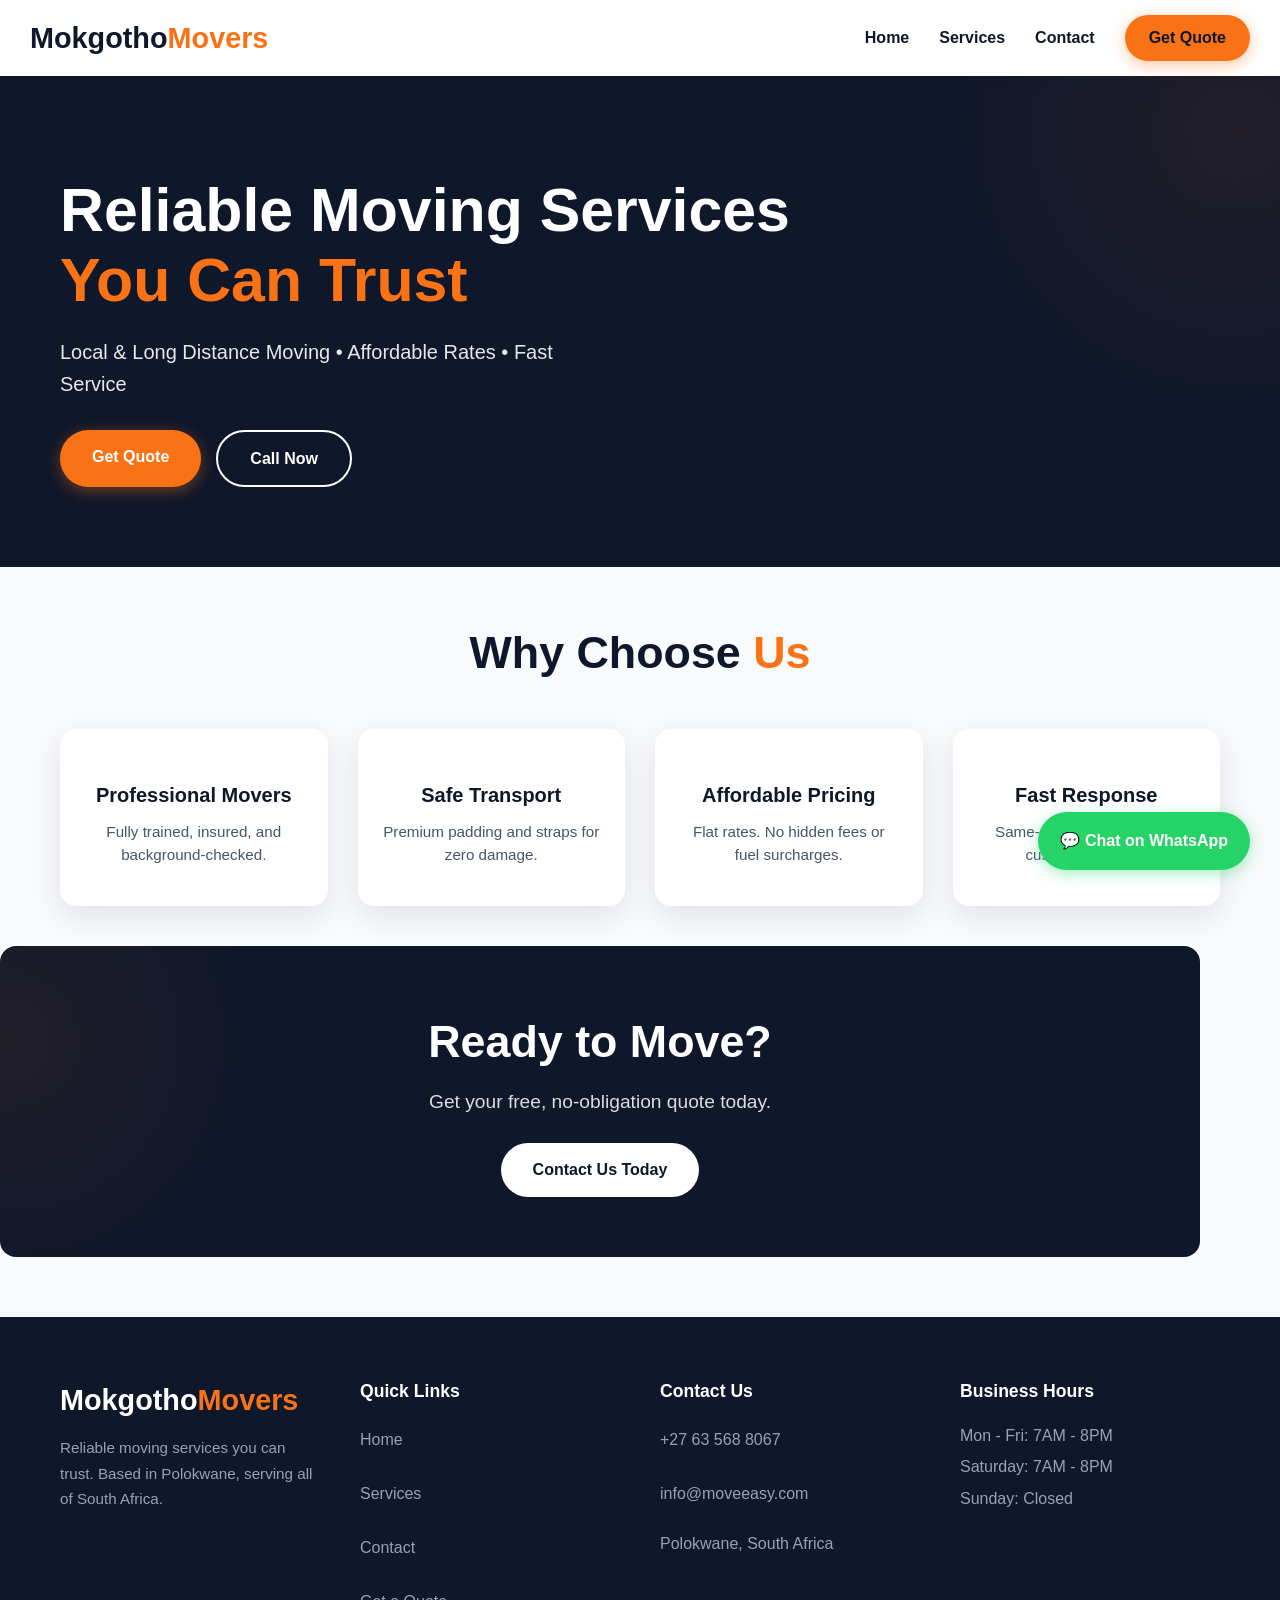
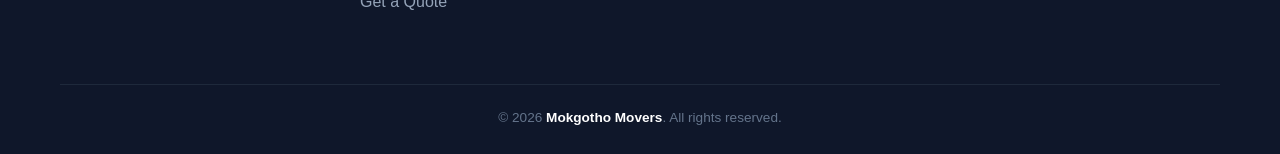
<file: index.html>
<!DOCTYPE html>
<html lang="en">
<head>
  <meta charset="UTF-8">
  <meta name="viewport" content="width=device-width, initial-scale=1.0">
  <title>Reliable Moving Services | Mokgotho Movers</title>
  <link rel="stylesheet" href="style.css">
  <link rel="icon" type="image/png" href="movingIcon.png">
  <link rel="shortcut icon" href="movingIcon.png">
</head>
<body>

<!-- NAVBAR -->
<nav class="navbar">
  <div class="logo">Mokgotho<span>Movers</span></div>
  <ul class="nav-links">
    <li><a href="index.html">Home</a></li>
    <li><a href="services.html">Services</a></li>
    <li><a href="contacts.html">Contact</a></li>
    <li><a href="contacts.html" class="btn-primary">Get Quote</a></li>
  </ul>
  <div class="hamburger">
    <span></span><span></span><span></span>
  </div>
</nav>

<!-- HERO -->
<section class="hero">
  <div class="container hero-content">
    <h1>Reliable Moving Services <br><span>You Can Trust</span></h1>
    <p>Local & Long Distance Moving • Affordable Rates • Fast Service</p>
    <div class="hero-buttons">
      <a href="contacts.html" class="btn-primary">Get Quote</a>
      <a href="tel:+27635688067" class="btn-secondary" style="border-color: white; color: white;">Call Now</a>
    </div>
  </div>
</section>

<!-- Why Choose Us -->
<div class="container">
  <h2 class="section-title">Why Choose <span>Us</span></h2>
  <div class="card-grid">
    <div class="card"><div class="icon"></div><h3>Professional Movers</h3><p>Fully trained, insured, and background-checked.</p></div>
    <div class="card"><div class="icon"></div><h3>Safe Transport</h3><p>Premium padding and straps for zero damage.</p></div>
    <div class="card"><div class="icon"></div><h3>Affordable Pricing</h3><p>Flat rates. No hidden fees or fuel surcharges.</p></div>
    <div class="card"><div class="icon"></div><h3>Fast Response</h3><p>Same-day quotes and 24/7 customer support.</p></div>
  </div>
</div>

<!-- CTA -->
<div class="container cta-section">
  <h2>Ready to Move?</h2>
  <p style="margin-bottom: 25px;">Get your free, no-obligation quote today.</p>
  <a href="contacts.html" class="btn-primary">Contact Us Today</a>
</div>
<a href="https://wa.me/27635688067" class="whatsapp-float" target="_blank">
  💬 Chat on WhatsApp
</a>
<!-- FOOTER -->
<footer class="footer">
  <div class="container">
    <div class="footer-grid">

      <div class="footer-brand">
        <div class="logo">Mokgotho<span>Movers</span></div>
        <p>Reliable moving services you can trust. Based in Polokwane, serving all of South Africa.</p>
      </div>

      <div class="footer-column">
        <h4>Quick Links</h4>
        <ul>
          <li><a href="index.html">Home</a></li>
          <li><a href="services.html">Services</a></li>
          <li><a href="contacts.html">Contact</a></li>
          <li><a href="contacts.html">Get a Quote</a></li>
        </ul>
      </div>

      <div class="footer-column footer-contact">
        <h4>Contact Us</h4>
        <p> <a href="tel:+27635688067">+27 63 568 8067</a></p>
        <p> <a href="mailto:info@moveeasy.com">info@moveeasy.com</a></p>
        <p> Polokwane, South Africa</p>
      </div>

      <div class="footer-column footer-hours">
        <h4>Business Hours</h4>
        <p>Mon - Fri: 7AM - 8PM</p>
        <p>Saturday: 7AM - 8PM</p>
        <p>Sunday: Closed</p>
      </div>

    </div>

    <div class="footer-bottom">
      &copy; 2026 <strong>Mokgotho Movers</strong>. All rights reserved.
    </div>
  </div>
</footer>

<script src="script.js"></script>
</body>
</html>
</file>
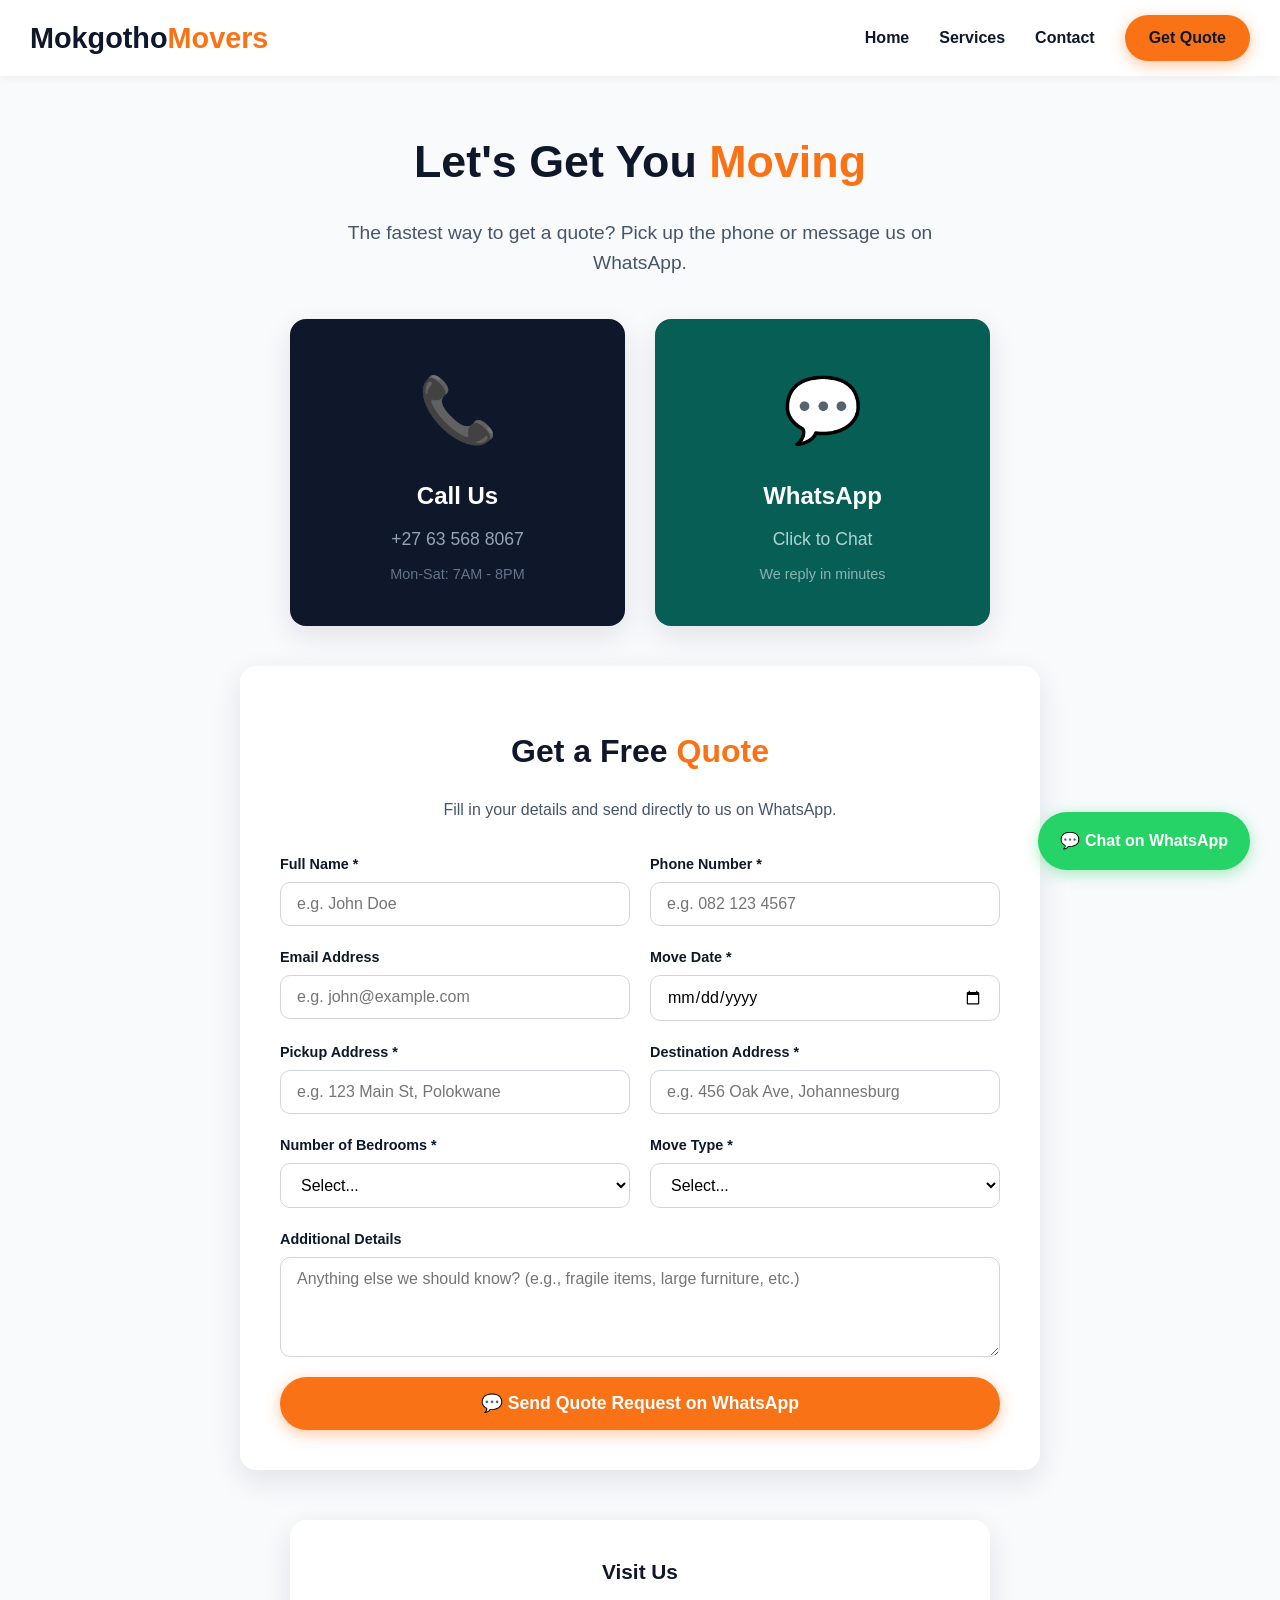
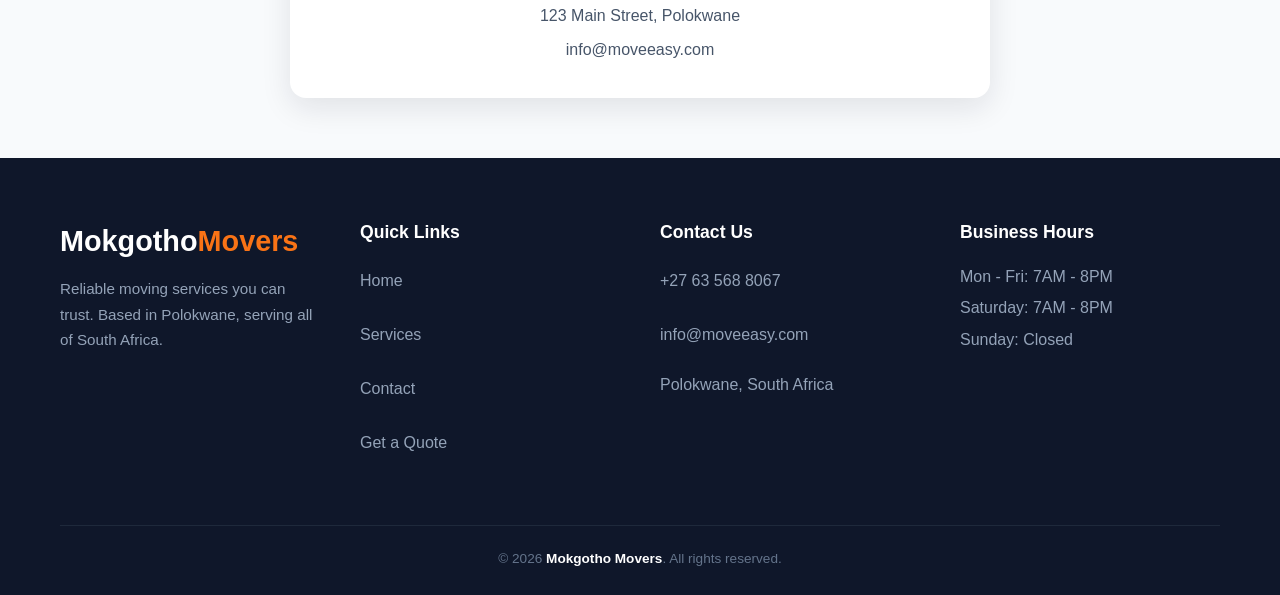
<file: contacts.html>
<!DOCTYPE html>
<html lang="en">
<head>
  <meta charset="UTF-8">
  <meta name="viewport" content="width=device-width, initial-scale=1.0">
  <title>Contact Us | Mokgotho Movers</title>
  <link rel="stylesheet" href="style.css">
  <link rel="icon" type="image/png" href="movingIcon.png">
  <link rel="shortcut icon" href="movingIcon.png">
</head>
<body>
  <nav class="navbar">
    <div class="logo">Mokgotho<span>Movers</span></div>
    <ul class="nav-links">
      <li><a href="index.html">Home</a></li>
      <li><a href="services.html">Services</a></li>
      <li><a href="contacts.html">Contact</a></li>
      <li><a href="contacts.html" class="btn-primary">Get Quote</a></li>
    </ul>
    <div class="hamburger">
      <span></span><span></span><span></span>
    </div>
  </nav>

  <div class="container">
    <h1 class="section-title">Let's Get You <span>Moving</span></h1>
    <p class="contact-subtitle">
      The fastest way to get a quote? Pick up the phone or message us on WhatsApp.
    </p>

    <!-- Contact Cards -->
    <div class="contact-cards">
      <a href="tel:+27635688067" class="contact-card call">
        <div class="icon">📞</div>
        <h3>Call Us</h3>
        <p class="phone">+27 63 568 8067</p>
        <p class="sub">Mon-Sat: 7AM - 8PM</p>
      </a>

      <a href="https://wa.me/27635688067" target="_blank" class="contact-card whatsapp">
        <div class="icon">💬</div>
        <h3>WhatsApp</h3>
        <p class="phone">Click to Chat</p>
        <p class="sub">We reply in minutes</p>
      </a>
    </div>

    <!-- Quote Request Form - Sends to WhatsApp -->
    <div class="quote-form-wrapper">
      <h2 class="section-title" style="font-size: 2rem; margin-top: 20px;">Get a Free <span>Quote</span></h2>
      <p style="text-align:center; color:#475569; margin-bottom: 30px;">Fill in your details and send directly to us on WhatsApp.</p>

      <form class="quote-form" id="quoteForm">
        <div class="form-row">
          <div class="form-group">
            <label for="name">Full Name *</label>
            <input type="text" id="name" name="name" placeholder="e.g. John Doe" required>
          </div>
          <div class="form-group">
            <label for="phone">Phone Number *</label>
            <input type="tel" id="phone" name="phone" placeholder="e.g. 082 123 4567" required>
          </div>
        </div>

        <div class="form-row">
          <div class="form-group">
            <label for="email">Email Address</label>
            <input type="email" id="email" name="email" placeholder="e.g. john@example.com">
          </div>
          <div class="form-group">
            <label for="move-date">Move Date *</label>
            <input type="date" id="move-date" name="move-date" required>
          </div>
        </div>

        <div class="form-row">
          <div class="form-group">
            <label for="from-address">Pickup Address *</label>
            <input type="text" id="from-address" name="from-address" placeholder="e.g. 123 Main St, Polokwane" required>
          </div>
          <div class="form-group">
            <label for="to-address">Destination Address *</label>
            <input type="text" id="to-address" name="to-address" placeholder="e.g. 456 Oak Ave, Johannesburg" required>
          </div>
        </div>

        <div class="form-row">
          <div class="form-group">
            <label for="bedrooms">Number of Bedrooms *</label>
            <select id="bedrooms" name="bedrooms" required>
              <option value="">Select...</option>
              <option value="Studio / 1 Bedroom">Studio / 1 Bedroom</option>
              <option value="2 Bedrooms">2 Bedrooms</option>
              <option value="3 Bedrooms">3 Bedrooms</option>
              <option value="4 Bedrooms">4 Bedrooms</option>
              <option value="5+ Bedrooms">5+ Bedrooms</option>
            </select>
          </div>
          <div class="form-group">
            <label for="move-type">Move Type *</label>
            <select id="move-type" name="move-type" required>
              <option value="">Select...</option>
              <option value="Local (Under 50km)">Local (Under 50km)</option>
              <option value="Long Distance">Long Distance</option>
              <option value="Commercial / Office">Commercial / Office</option>
            </select>
          </div>
        </div>

        <div class="form-group">
          <label for="message">Additional Details</label>
          <textarea id="message" name="message" rows="4" placeholder="Anything else we should know? (e.g., fragile items, large furniture, etc.)"></textarea>
        </div>

        <button type="submit" class="btn-primary" style="width:100%; padding: 16px; font-size: 1.1rem;">
          💬 Send Quote Request on WhatsApp
        </button>
      </form>
    </div>

    <div class="contact-info-box">
      <h3> Visit Us</h3>
      <p>123 Main Street, Polokwane</p>
      <p> info@moveeasy.com</p>
    </div>
  </div>

  <a href="https://wa.me/27635688067" class="whatsapp-float" target="_blank">
    💬 Chat on WhatsApp
  </a>

  <footer class="footer">
    <div class="container">
      <div class="footer-grid">
        <div class="footer-brand">
          <div class="logo">Mokgotho<span>Movers</span></div>
          <p>Reliable moving services you can trust. Based in Polokwane, serving all of South Africa.</p>
        </div>
        <div class="footer-column">
          <h4>Quick Links</h4>
          <ul>
            <li><a href="index.html">Home</a></li>
            <li><a href="services.html">Services</a></li>
            <li><a href="contacts.html">Contact</a></li>
            <li><a href="contacts.html">Get a Quote</a></li>
          </ul>
        </div>
        <div class="footer-column footer-contact">
          <h4>Contact Us</h4>
          <p> <a href="tel:+27635688067">+27 63 568 8067</a></p>
          <p> <a href="mailto:info@moveeasy.com">info@moveeasy.com</a></p>
          <p> Polokwane, South Africa</p>
        </div>
        <div class="footer-column footer-hours">
          <h4>Business Hours</h4>
          <p>Mon - Fri: 7AM - 8PM</p>
          <p>Saturday: 7AM - 8PM</p>
          <p>Sunday: Closed</p>
        </div>
      </div>
      <div class="footer-bottom">
        &copy; 2026 <strong>Mokgotho Movers</strong>. All rights reserved.
      </div>
    </div>
  </footer>

  <script src="script.js"></script>
</body>
</html>
</file>
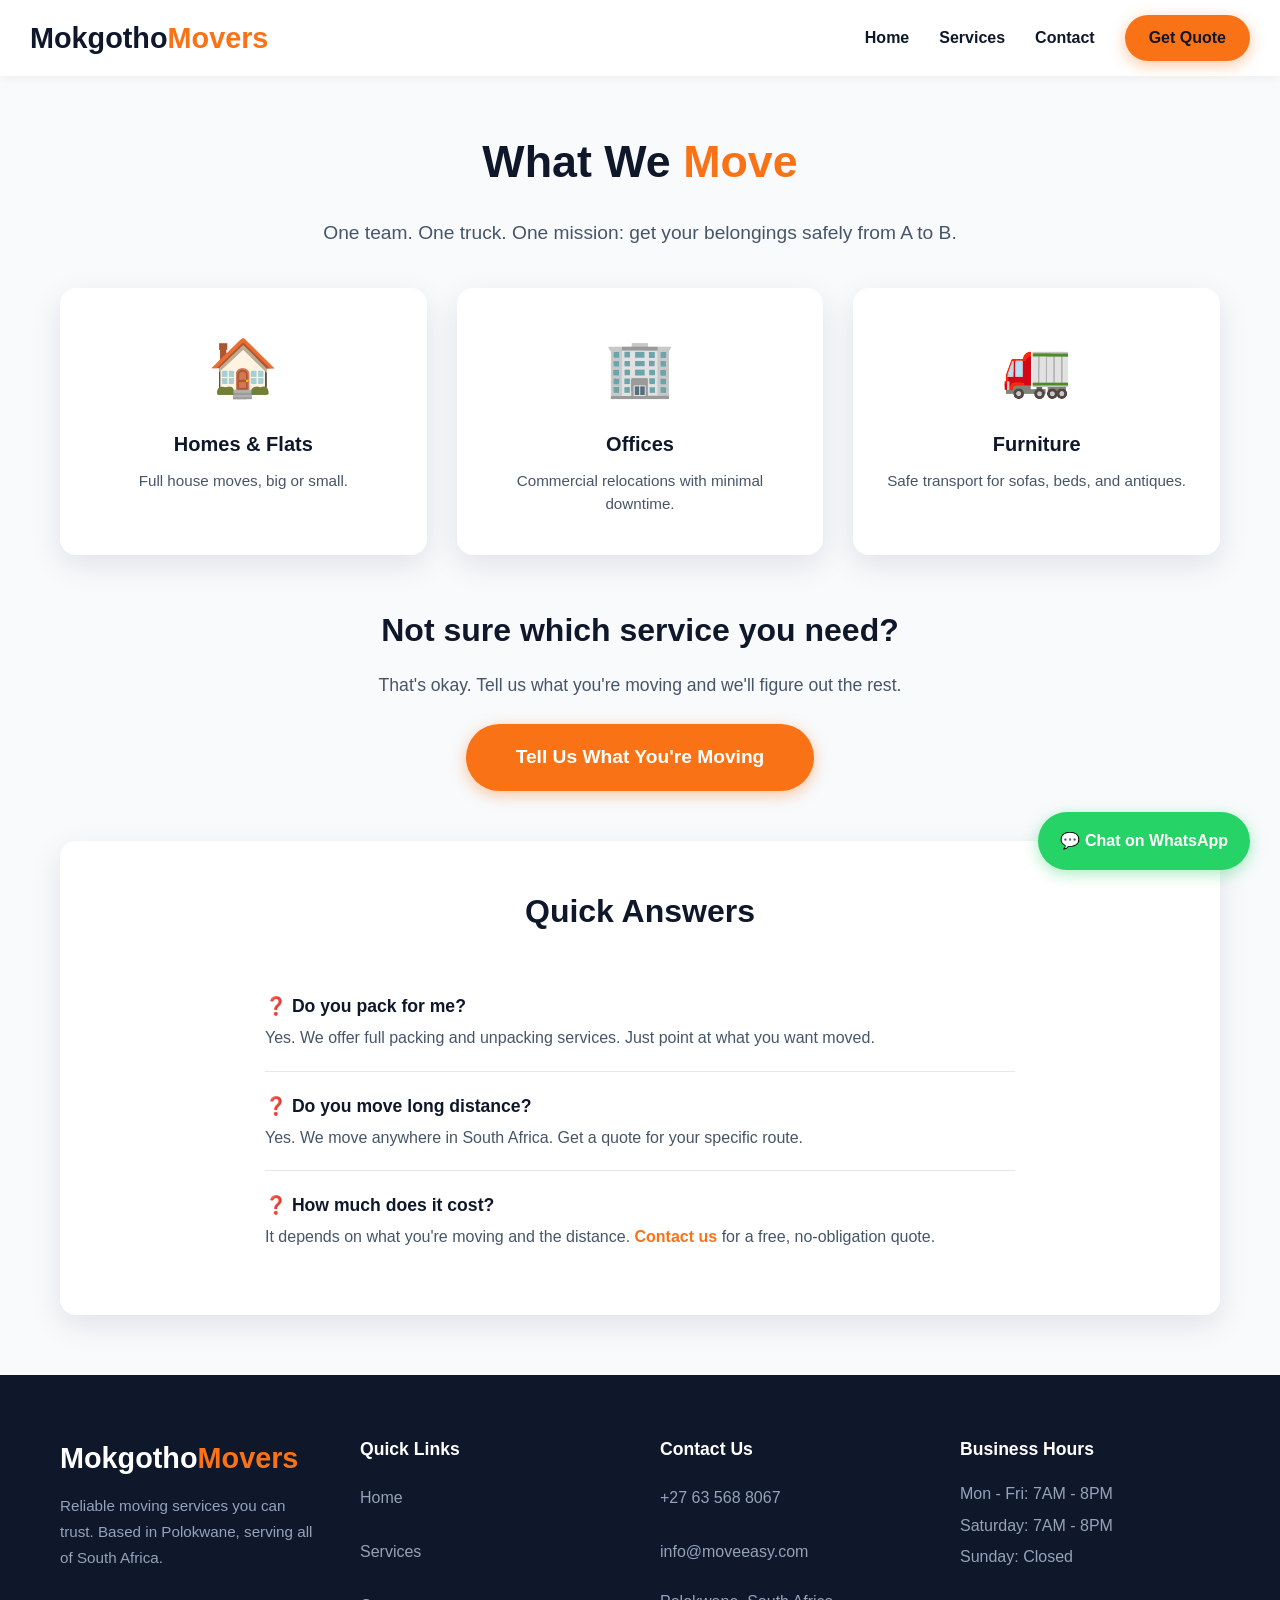
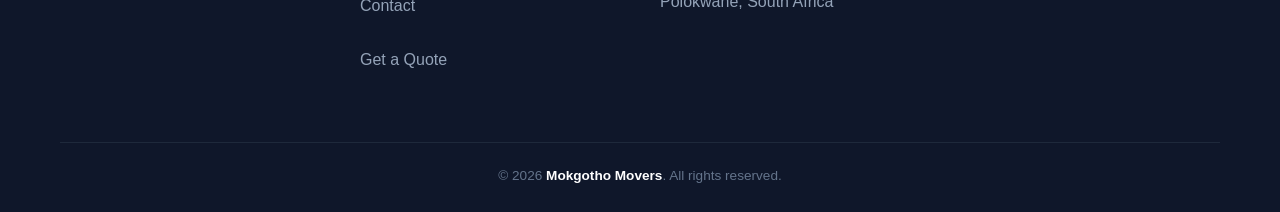
<file: services.html>
<!DOCTYPE html>
<html lang="en">
<head>
  <meta charset="UTF-8">
  <meta name="viewport" content="width=device-width, initial-scale=1.0">
  <title>Our Moving Services | Mokgotho Movers</title>
  <link rel="stylesheet" href="style.css">
  <link rel="icon" type="image/png" href="movingIcon.png">
  <link rel="shortcut icon" href="movingIcon.png">
</head>
<body>
  <nav class="navbar">
    <div class="logo">Mokgotho<span>Movers</span></div>
    <ul class="nav-links">
      <li><a href="index.html">Home</a></li>
      <li><a href="services.html">Services</a></li>
      <li><a href="contacts.html">Contact</a></li>
      <li><a href="contacts.html" class="btn-primary">Get Quote</a></li>
    </ul>
    <div class="hamburger">
      <span></span><span></span><span></span>
    </div>
  </nav>

  <div class="container">
    <h1 class="section-title">What We <span>Move</span></h1>
    <p class="services-subtitle">
      One team. One truck. One mission: get your belongings safely from A to B.
    </p>

    <div class="card-grid">
      <div class="card">
        <div class="icon">🏠</div>
        <h3>Homes & Flats</h3>
        <p>Full house moves, big or small.</p>
      </div>
      <div class="card">
        <div class="icon">🏢</div>
        <h3>Offices</h3>
        <p>Commercial relocations with minimal downtime.</p>
      </div>
      <div class="card">
        <div class="icon">🚛</div>
        <h3>Furniture</h3>
        <p>Safe transport for sofas, beds, and antiques.</p>
      </div>
    </div>

    <div class="services-cta">
      <h3>Not sure which service you need?</h3>
      <p>That's okay. Tell us what you're moving and we'll figure out the rest.</p>
      <a href="contacts.html" class="btn-primary">Tell Us What You're Moving</a>
    </div>

    <div class="faq-section">
      <h3>Quick Answers</h3>
      <div class="faq-item">
        <strong>❓ Do you pack for me?</strong>
        <p>Yes. We offer full packing and unpacking services. Just point at what you want moved.</p>
      </div>
      <div class="faq-item">
        <strong>❓ Do you move long distance?</strong>
        <p>Yes. We move anywhere in South Africa. Get a quote for your specific route.</p>
      </div>
      <div class="faq-item">
        <strong>❓ How much does it cost?</strong>
        <p>It depends on what you're moving and the distance. <a href="contacts.html">Contact us</a> for a free, no-obligation quote.</p>
      </div>
    </div>
  </div>
  <a href="https://wa.me/27635688067" class="whatsapp-float" target="_blank">
    💬 Chat on WhatsApp
  </a>
  <!-- FOOTER -->
  <footer class="footer">
    <div class="container">
      <div class="footer-grid">

        <div class="footer-brand">
          <div class="logo">Mokgotho<span>Movers</span></div>
          <p>Reliable moving services you can trust. Based in Polokwane, serving all of South Africa.</p>
        </div>

        <div class="footer-column">
          <h4>Quick Links</h4>
          <ul>
            <li><a href="index.html">Home</a></li>
            <li><a href="services.html">Services</a></li>
            <li><a href="contacts.html">Contact</a></li>
            <li><a href="contacts.html">Get a Quote</a></li>
          </ul>
        </div>

        <div class="footer-column footer-contact">
          <h4>Contact Us</h4>
          <p><a href="tel:+27635688067">+27 63 568 8067</a></p>
          <p> <a href="mailto:info@moveeasy.com">info@moveeasy.com</a></p>
          <p>Polokwane, South Africa</p>
        </div>

        <div class="footer-column footer-hours">
          <h4>Business Hours</h4>
          <p>Mon - Fri: 7AM - 8PM</p>
          <p>Saturday: 7AM - 8PM</p>
          <p>Sunday: Closed</p>
        </div>

      </div>

      <div class="footer-bottom">
        &copy; 2026 <strong>Mokgotho Movers</strong>. All rights reserved.
      </div>
    </div>
  </footer>

  <script src="script.js"></script>
</body>
</html>
</file>
<file: style.css>
/* ============================================
   RESET & BASE
   ============================================ */
* {
  margin: 0;
  padding: 0;
  box-sizing: border-box;
  font-family: 'Segoe UI', Tahoma, Geneva, Verdana, sans-serif;
}

:root {
  --primary: #0F172A;    /* Dark Blue */
  --accent: #F97316;     /* Orange */
  --white: #FFFFFF;
  --gray-bg: #F8FAFC;
  --shadow: 0 10px 30px rgba(15, 23, 42, 0.1);
  --shadow-hover: 0 15px 40px rgba(15, 23, 42, 0.2);
  --radius: 16px;
  --radius-sm: 10px;
  --radius-full: 50px;
  --transition: 0.3s ease;
}

html {
  scroll-behavior: smooth;
}

body {
  background: var(--gray-bg);
  color: var(--primary);
  line-height: 1.6;
}

.container {
  max-width: 1200px;
  margin: 0 auto;
  padding: 0 20px;
}

img {
  max-width: 100%;
  display: block;
}

a {
  text-decoration: none;
}

/* ============================================
   BUTTONS
   ============================================ */
.btn-primary {
  background: var(--accent);
  color: var(--white);
  padding: 14px 32px;
  border: none;
  border-radius: var(--radius-full);
  font-weight: 700;
  font-size: 1rem;
  cursor: pointer;
  transition: all var(--transition);
  text-decoration: none;
  display: inline-block;
  box-shadow: 0 4px 15px rgba(249, 115, 22, 0.4);
  min-height: 44px;
}
.btn-primary:hover {
  transform: translateY(-3px);
  box-shadow: 0 8px 25px rgba(249, 115, 22, 0.6);
  background: #ea580c;
}

.btn-secondary {
  background: transparent;
  color: var(--primary);
  padding: 14px 32px;
  border: 2px solid var(--primary);
  border-radius: var(--radius-full);
  font-weight: 700;
  cursor: pointer;
  transition: all var(--transition);
  text-decoration: none;
  display: inline-block;
  min-height: 44px;
}
.btn-secondary:hover {
  background: var(--primary);
  color: var(--white);
}

.btn-secondary-white {
  background: transparent;
  color: var(--white);
  padding: 14px 32px;
  border: 2px solid var(--white);
  border-radius: var(--radius-full);
  font-weight: 700;
  cursor: pointer;
  transition: all var(--transition);
  text-decoration: none;
  display: inline-block;
  min-height: 44px;
}
.btn-secondary-white:hover {
  background: var(--white);
  color: var(--primary);
}

/* ============================================
   NAVIGATION
   ============================================ */
.navbar {
  background: var(--white);
  padding: 15px 30px;
  display: flex;
  justify-content: space-between;
  align-items: center;
  box-shadow: 0 2px 10px rgba(0, 0, 0, 0.05);
  position: sticky;
  top: 0;
  z-index: 999;
}

.logo {
  font-size: 1.8rem;
  font-weight: 800;
  color: var(--primary);
}
.logo span {
  color: var(--accent);
}

.nav-links {
  display: flex;
  gap: 30px;
  list-style: none;
  align-items: center;
}
.nav-links a {
  text-decoration: none;
  color: var(--primary);
  font-weight: 600;
  transition: color var(--transition);
  position: relative;
  min-height: 44px;
  display: flex;
  align-items: center;
}
.nav-links a::after {
  content: '';
  position: absolute;
  bottom: -4px;
  left: 0;
  width: 0;
  height: 2px;
  background: var(--accent);
  transition: width var(--transition);
}
.nav-links a:hover {
  color: var(--accent);
}
.nav-links a:hover::after {
  width: 100%;
}
.nav-links .btn-primary {
  padding: 10px 24px;
}
.nav-links .btn-primary::after {
  display: none;
}

/* Mobile Hamburger */
.hamburger {
  display: none;
  flex-direction: column;
  gap: 5px;
  cursor: pointer;
  padding: 5px;
  min-height: 44px;
  justify-content: center;
}
.hamburger span {
  width: 28px;
  height: 3px;
  background: var(--primary);
  border-radius: 10px;
  transition: all var(--transition);
}
.hamburger.active span:nth-child(1) {
  transform: rotate(45deg) translate(5px, 5px);
}
.hamburger.active span:nth-child(2) {
  opacity: 0;
}
.hamburger.active span:nth-child(3) {
  transform: rotate(-45deg) translate(5px, -5px);
}

/* ============================================
   HERO SECTION
   ============================================ */
.hero {
  background: var(--primary);
  color: var(--white);
  padding: 100px 20px 80px;
  display: flex;
  align-items: center;
  justify-content: space-between;
  flex-wrap: wrap;
  gap: 40px;
  position: relative;
  overflow: hidden;
}

.hero::before {
  content: '';
  position: absolute;
  top: -50%;
  right: -20%;
  width: 600px;
  height: 600px;
  background: radial-gradient(circle, rgba(249, 115, 22, 0.08) 0%, transparent 70%);
  border-radius: 50%;
}

.hero-content {
  flex: 1;
  position: relative;
  z-index: 1;
}
.hero-content h1 {
  font-size: 3.8rem;
  line-height: 1.15;
  margin-bottom: 20px;
}
.hero-content h1 span {
  color: var(--accent);
}
.hero-content p {
  font-size: 1.25rem;
  opacity: 0.9;
  margin-bottom: 30px;
  max-width: 550px;
}

.hero-buttons {
  display: flex;
  gap: 15px;
  flex-wrap: wrap;
}

/* ============================================
   SECTION TITLES
   ============================================ */
.section-title {
  font-size: 2.8rem;
  text-align: center;
  margin: 50px 0 20px;
  font-weight: 800;
}
.section-title span {
  color: var(--accent);
}

/* ============================================
   CARDS (Services / Why Choose Us)
   ============================================ */
.card-grid {
  display: grid;
  grid-template-columns: repeat(auto-fit, minmax(260px, 1fr));
  gap: 30px;
  margin: 40px 0;
}

.card {
  background: var(--white);
  padding: 35px 25px;
  border-radius: var(--radius);
  text-align: center;
  box-shadow: var(--shadow);
  transition: all var(--transition);
  border-bottom: 4px solid transparent;
  position: relative;
  overflow: hidden;
}

.card::before {
  content: '';
  position: absolute;
  top: 0;
  left: 0;
  right: 0;
  height: 4px;
  background: var(--accent);
  transform: scaleX(0);
  transition: transform var(--transition);
}

.card:hover {
  transform: translateY(-10px);
  box-shadow: var(--shadow-hover);
}
.card:hover::before {
  transform: scaleX(1);
}
.card:hover {
  border-bottom-color: var(--accent);
}

.card .icon {
  font-size: 3.5rem;
  margin-bottom: 15px;
  display: block;
}
.card h3 {
  margin-bottom: 10px;
  font-size: 1.25rem;
}
.card p {
  color: #475569;
  font-size: 0.95rem;
  line-height: 1.5;
}
.card .btn-primary {
  padding: 10px 24px;
  font-size: 0.9rem;
  margin-top: 15px;
}

/* ============================================
   CTA SECTION
   ============================================ */
.cta-section {
  background: var(--primary);
  color: var(--white);
  text-align: center;
  padding: 60px 20px;
  margin: 40px 0;
  border-radius: var(--radius);
  position: relative;
  overflow: hidden;
}

.cta-section::before {
  content: '';
  position: absolute;
  top: -50%;
  left: -20%;
  width: 500px;
  height: 500px;
  background: radial-gradient(circle, rgba(249, 115, 22, 0.08) 0%, transparent 70%);
  border-radius: 50%;
}

.cta-section h2 {
  font-size: 2.8rem;
  margin-bottom: 10px;
  position: relative;
  z-index: 1;
}
.cta-section p {
  font-size: 1.2rem;
  opacity: 0.85;
  margin-bottom: 25px;
  position: relative;
  z-index: 1;
}
.cta-section .btn-primary {
  background: var(--white);
  color: var(--primary);
  box-shadow: none;
  position: relative;
  z-index: 1;
}
.cta-section .btn-primary:hover {
  background: var(--accent);
  color: white;
  box-shadow: 0 8px 25px rgba(249, 115, 22, 0.4);
}

/* ============================================
   CONTACT PAGE
   ============================================ */
.contact-subtitle {
  text-align: center;
  font-size: 1.2rem;
  max-width: 600px;
  margin: 0 auto 40px;
  color: #475569;
}

.contact-cards {
  display: grid;
  grid-template-columns: 1fr 1fr;
  gap: 30px;
  max-width: 700px;
  margin: 0 auto;
}

.contact-card {
  text-decoration: none;
  padding: 40px 20px;
  border-radius: var(--radius);
  text-align: center;
  transition: all var(--transition);
  box-shadow: var(--shadow);
  min-height: 44px;
}
.contact-card:hover {
  transform: translateY(-8px);
  box-shadow: var(--shadow-hover);
}
.contact-card .icon {
  font-size: 4rem;
  margin-bottom: 15px;
  display: block;
}
.contact-card h3 {
  font-size: 1.5rem;
  margin-bottom: 10px;
}
.contact-card .phone {
  font-size: 1.1rem;
}
.contact-card .sub {
  font-size: 0.9rem;
  margin-top: 10px;
}

.contact-card.call {
  background: var(--primary);
  color: white;
}
.contact-card.call .phone {
  color: #94A3B8;
}
.contact-card.call .sub {
  color: #64748B;
}

.contact-card.whatsapp {
  background: #075E54;
  color: white;
}
.contact-card.whatsapp .phone {
  color: #B0D4D1;
}
.contact-card.whatsapp .sub {
  color: #8AB4B0;
}

.contact-info-box {
  text-align: center;
  margin-top: 50px;
  background: white;
  padding: 35px;
  border-radius: var(--radius);
  box-shadow: var(--shadow);
  max-width: 700px;
  margin-left: auto;
  margin-right: auto;
}
.contact-info-box h3 {
  font-size: 1.3rem;
  margin-bottom: 15px;
}
.contact-info-box p {
  color: #475569;
}
.contact-info-box p:not(:first-of-type) {
  margin-top: 8px;
}
.contact-info-box a {
  color: var(--accent);
  font-weight: 600;
}
.contact-info-box a:hover {
  text-decoration: underline;
}

/* ============================================
   QUOTE REQUEST FORM
   ============================================ */
.quote-form-wrapper {
  background: var(--white);
  padding: 40px;
  border-radius: var(--radius);
  box-shadow: var(--shadow);
  margin: 40px 0;
  max-width: 800px;
  margin-left: auto;
  margin-right: auto;
}

.quote-form {
  display: flex;
  flex-direction: column;
  gap: 20px;
}

.quote-form .form-row {
  display: grid;
  grid-template-columns: 1fr 1fr;
  gap: 20px;
}

.quote-form .form-group {
  display: flex;
  flex-direction: column;
  gap: 6px;
}

.quote-form .form-group label {
  font-weight: 600;
  font-size: 0.9rem;
  color: var(--primary);
}

.quote-form .form-group input,
.quote-form .form-group select,
.quote-form .form-group textarea {
  padding: 12px 16px;
  border: 1px solid #d1d5db;
  border-radius: var(--radius-sm);
  font-size: 1rem;
  transition: border-color 0.3s, box-shadow 0.3s;
  font-family: inherit;
  background: var(--white);
}

.quote-form .form-group input:focus,
.quote-form .form-group select:focus,
.quote-form .form-group textarea:focus {
  outline: none;
  border-color: var(--accent);
  box-shadow: 0 0 0 3px rgba(249, 115, 22, 0.15);
}

.quote-form .form-group textarea {
  resize: vertical;
  min-height: 100px;
}

/* ============================================
   SERVICES PAGE
   ============================================ */
.services-subtitle {
  text-align: center;
  font-size: 1.2rem;
  max-width: 700px;
  margin: 0 auto 40px;
  color: #475569;
}

.services-cta {
  text-align: center;
  margin: 50px 0;
}
.services-cta h3 {
  font-size: 2rem;
  margin-bottom: 15px;
}
.services-cta p {
  color: #475569;
  margin-bottom: 25px;
  font-size: 1.1rem;
}
.services-cta .btn-primary {
  padding: 18px 50px;
  font-size: 1.2rem;
}

.faq-section {
  background: var(--white);
  padding: 45px;
  border-radius: var(--radius);
  box-shadow: var(--shadow);
  margin: 40px 0;
}
.faq-section h3 {
  text-align: center;
  font-size: 2rem;
  margin-bottom: 35px;
}

.faq-item {
  max-width: 750px;
  margin: 0 auto;
  border-bottom: 1px solid #e2e8f0;
  padding: 20px 0;
}
.faq-item:last-child {
  border-bottom: none;
}
.faq-item strong {
  display: block;
  font-size: 1.1rem;
  margin-bottom: 5px;
  color: var(--primary);
}
.faq-item p {
  color: #475569;
  margin-top: 5px;
}
.faq-item a {
  color: var(--accent);
  text-decoration: none;
  font-weight: 600;
}
.faq-item a:hover {
  text-decoration: underline;
}

/* ============================================
   FOOTER
   ============================================ */
.footer {
  background: var(--primary);
  color: var(--white);
  padding: 60px 20px 25px;
  margin-top: 60px;
}

.footer-grid {
  display: grid;
  grid-template-columns: repeat(auto-fit, minmax(200px, 1fr));
  gap: 40px;
}

.footer-brand .logo {
  color: var(--white);
  font-size: 1.8rem;
  font-weight: 800;
  margin-bottom: 12px;
  display: inline-block;
}
.footer-brand .logo span {
  color: var(--accent);
}
.footer-brand p {
  color: #94A3B8;
  font-size: 0.95rem;
  line-height: 1.7;
  max-width: 280px;
}

.footer-column h4 {
  color: var(--white);
  font-size: 1.1rem;
  margin-bottom: 18px;
  font-weight: 700;
}
.footer-column ul {
  list-style: none;
  padding: 0;
}
.footer-column ul li {
  margin-bottom: 10px;
}
.footer-column ul li a {
  color: #94A3B8;
  text-decoration: none;
  transition: color var(--transition);
  min-height: 44px;
  display: inline-block;
  padding: 4px 0;
}
.footer-column ul li a:hover {
  color: var(--accent);
}

.footer-contact p {
  color: #94A3B8;
  margin-bottom: 10px;
}
.footer-contact a {
  color: #94A3B8;
  text-decoration: none;
  transition: color var(--transition);
  min-height: 44px;
  display: inline-block;
  padding: 4px 0;
}
.footer-contact a:hover {
  color: var(--accent);
}

.footer-hours p {
  color: #94A3B8;
  margin-bottom: 6px;
}

.footer-bottom {
  border-top: 1px solid #1E293B;
  margin-top: 45px;
  padding-top: 22px;
  text-align: center;
  color: #64748B;
  font-size: 0.85rem;
}
.footer-bottom strong {
  color: var(--white);
}
.footer-bottom a {
  color: #94A3B8;
  text-decoration: none;
  transition: color var(--transition);
}
.footer-bottom a:hover {
  color: var(--accent);
}

/* ============================================
   WHATSAPP FLOAT BUTTON
   ============================================ */
.whatsapp-float {
  position: fixed;
  bottom: 30px;
  right: 30px;
  background: #25D366;
  color: white;
  padding: 16px 22px;
  border-radius: var(--radius-full);
  text-decoration: none;
  font-weight: 700;
  font-size: 1rem;
  box-shadow: 0 4px 15px rgba(37, 211, 102, 0.4);
  display: flex;
  align-items: center;
  gap: 10px;
  z-index: 999;
  transition: all var(--transition);
  min-height: 44px;
}
.whatsapp-float:hover {
  transform: scale(1.05);
  box-shadow: 0 6px 25px rgba(37, 211, 102, 0.6);
  color: white;
}

/* ============================================
   ANIMATIONS
   ============================================ */
@keyframes fadeInUp {
  from {
    opacity: 0;
    transform: translateY(30px);
  }
  to {
    opacity: 1;
    transform: translateY(0);
  }
}

.fade-in {
  animation: fadeInUp 0.6s ease forwards;
}

/* ============================================
   MOBILE RESPONSIVE
   ============================================ */

/* Tablet & Small Laptops */
@media (max-width: 992px) {
  .hero-content h1 {
    font-size: 3rem;
  }
  .hero {
    padding: 70px 20px 60px;
  }
  .section-title {
    font-size: 2.3rem;
  }
}

/* Mobile */
@media (max-width: 768px) {
  /* Navigation */
  .hamburger {
    display: flex;
  }
  .nav-links {
    display: none;
    flex-direction: column;
    position: absolute;
    top: 70px;
    left: 0;
    width: 100%;
    background: var(--white);
    padding: 30px;
    box-shadow: var(--shadow);
    gap: 15px;
    align-items: stretch;
  }
  .nav-links.active {
    display: flex;
  }
  .nav-links a {
    text-align: center;
    padding: 12px 0;
    justify-content: center;
  }
  .nav-links a::after {
    display: none;
  }
  .nav-links .btn-primary {
    text-align: center;
    margin-top: 5px;
  }

  /* Hero */
  .hero-content h1 {
    font-size: 2.2rem;
  }
  .hero {
    padding: 50px 20px 40px;
  }
  .hero-content p {
    font-size: 1rem;
  }

  /* Section Titles */
  .section-title {
    font-size: 1.8rem;
    margin: 35px 0 15px;
  }

  /* Contact */
  .contact-cards {
    grid-template-columns: 1fr;
    max-width: 400px;
  }
  .contact-card {
    padding: 30px 20px;
  }
  .contact-card .icon {
    font-size: 3.5rem;
  }
  .contact-card h3 {
    font-size: 1.3rem;
  }

  /* Quote Form */
  .quote-form-wrapper {
    padding: 25px 20px;
    margin: 30px 0;
  }
  .quote-form .form-row {
    grid-template-columns: 1fr;
    gap: 15px;
  }
  .quote-form .form-group input,
  .quote-form .form-group select,
  .quote-form .form-group textarea {
    padding: 10px 14px;
    font-size: 0.95rem;
  }

  /* Footer */
  .footer-grid {
    grid-template-columns: 1fr 1fr;
    gap: 30px;
  }
  .footer {
    padding: 40px 20px 20px;
    margin-top: 40px;
  }

  /* Services */
  .services-cta .btn-primary {
    padding: 14px 30px;
    font-size: 1rem;
  }
  .services-cta h3 {
    font-size: 1.5rem;
  }
  .faq-section {
    padding: 25px 20px;
  }
  .faq-section h3 {
    font-size: 1.5rem;
  }
  .faq-item strong {
    font-size: 1rem;
  }

  /* CTA */
  .cta-section {
    padding: 40px 20px;
  }
  .cta-section h2 {
    font-size: 2rem;
  }
  .cta-section p {
    font-size: 1rem;
  }

  /* WhatsApp */
  .whatsapp-float {
    bottom: 20px;
    right: 20px;
    padding: 12px 16px;
    font-size: 0.9rem;
  }
  .whatsapp-float span {
    display: none;
  }

  /* Cards */
  .card-grid {
    gap: 20px;
  }
  .card {
    padding: 25px 18px;
  }
  .card .icon {
    font-size: 2.8rem;
  }
}

/* Small Mobile */
@media (max-width: 480px) {
  /* Hero */
  .hero-content h1 {
    font-size: 1.6rem;
  }
  .hero {
    padding: 40px 15px 35px;
  }
  .hero-buttons {
    flex-direction: column;
    align-items: center;
    width: 100%;
  }
  .hero-buttons .btn-primary,
  .hero-buttons .btn-secondary-white {
    width: 100%;
    text-align: center;
    padding: 14px 20px;
    font-size: 0.95rem;
  }

  /* Section Titles */
  .section-title {
    font-size: 1.5rem;
    margin: 30px 0 10px;
  }
  .services-subtitle,
  .contact-subtitle {
    font-size: 0.95rem;
    margin-bottom: 25px;
  }

  /* CTA */
  .cta-section {
    padding: 30px 15px;
  }
  .cta-section h2 {
    font-size: 1.5rem;
  }
  .cta-section p {
    font-size: 0.95rem;
  }
  .cta-section .btn-primary {
    width: 100%;
    text-align: center;
    padding: 14px 20px;
  }

  /* Footer */
  .footer-grid {
    grid-template-columns: 1fr;
    text-align: center;
  }
  .footer-brand p {
    max-width: 100%;
  }
  .footer-bottom {
    font-size: 0.75rem;
  }

  /* Contact Info Box */
  .contact-info-box {
    padding: 20px;
    margin-top: 30px;
  }
  .contact-info-box h3 {
    font-size: 1.1rem;
  }

  /* Contact Cards */
  .contact-cards {
    max-width: 100%;
    gap: 20px;
  }
  .contact-card {
    padding: 25px 15px;
  }
  .contact-card .icon {
    font-size: 3rem;
  }
  .contact-card h3 {
    font-size: 1.2rem;
  }
  .contact-card .phone {
    font-size: 0.95rem;
  }
  .contact-card .sub {
    font-size: 0.8rem;
  }

  /* Quote Form */
  .quote-form-wrapper {
    padding: 20px 15px;
  }
  .quote-form .form-group label {
    font-size: 0.85rem;
  }
  .quote-form .form-group input,
  .quote-form .form-group select,
  .quote-form .form-group textarea {
    padding: 10px 12px;
    font-size: 0.9rem;
  }
  .quote-form .btn-primary {
    padding: 14px;
    font-size: 1rem;
    width: 100%;
    text-align: center;
  }

  /* Services */
  .services-cta h3 {
    font-size: 1.3rem;
  }
  .services-cta .btn-primary {
    padding: 12px 24px;
    font-size: 0.95rem;
    width: 100%;
  }
  .faq-section {
    padding: 18px 15px;
  }
  .faq-section h3 {
    font-size: 1.3rem;
  }
  .faq-item {
    padding: 15px 0;
  }
  .faq-item strong {
    font-size: 0.95rem;
  }
  .faq-item p {
    font-size: 0.9rem;
  }

  /* Cards */
  .card-grid {
    grid-template-columns: 1fr;
    max-width: 350px;
    margin-left: auto;
    margin-right: auto;
    gap: 15px;
  }
  .card {
    padding: 20px 15px;
  }
  .card .icon {
    font-size: 2.5rem;
    margin-bottom: 10px;
  }
  .card h3 {
    font-size: 1.05rem;
    margin-bottom: 5px;
  }
  .card p {
    font-size: 0.85rem;
  }

  /* Logo */
  .logo {
    font-size: 1.4rem;
  }

  /* WhatsApp */
  .whatsapp-float {
    bottom: 15px;
    right: 15px;
    padding: 10px 14px;
    font-size: 0.8rem;
    gap: 6px;
  }
  .whatsapp-float span {
    display: none;
  }

  /* Navbar */
  .navbar {
    padding: 12px 15px;
  }
}

/* Very small phones (iPhone SE, Galaxy Fold) */
@media (max-width: 380px) {
  .hero-content h1 {
    font-size: 1.4rem;
  }
  .hero {
    padding: 30px 12px 25px;
  }
  .hero-content p {
    font-size: 0.85rem;
  }
  .hero-buttons .btn-primary,
  .hero-buttons .btn-secondary-white {
    font-size: 0.85rem;
    padding: 12px 16px;
  }
  .section-title {
    font-size: 1.3rem;
  }
  .card {
    padding: 16px 12px;
  }
  .card .icon {
    font-size: 2.2rem;
  }
  .card h3 {
    font-size: 0.95rem;
  }
  .card p {
    font-size: 0.8rem;
  }
  .contact-card {
    padding: 20px 12px;
  }
  .contact-card .icon {
    font-size: 2.5rem;
  }
  .contact-card h3 {
    font-size: 1rem;
  }
  .contact-card .phone {
    font-size: 0.85rem;
  }
  .cta-section h2 {
    font-size: 1.3rem;
  }
  .cta-section p {
    font-size: 0.85rem;
  }
  .btn-primary {
    padding: 12px 18px;
    font-size: 0.85rem;
  }
  .footer-brand .logo {
    font-size: 1.3rem;
  }
  .footer-brand p {
    font-size: 0.8rem;
  }
  .footer-column h4 {
    font-size: 0.9rem;
  }
  .footer-column ul li a {
    font-size: 0.8rem;
  }
  .footer-contact p {
    font-size: 0.8rem;
  }
  .footer-hours p {
    font-size: 0.8rem;
  }
  .footer-bottom {
    font-size: 0.65rem;
  }
  .whatsapp-float {
    bottom: 10px;
    right: 10px;
    padding: 8px 12px;
    font-size: 0.7rem;
  }
  .quote-form-wrapper {
    padding: 15px 12px;
  }
  .quote-form .form-group input,
  .quote-form .form-group select,
  .quote-form .form-group textarea {
    padding: 8px 10px;
    font-size: 0.8rem;
  }
  .quote-form .btn-primary {
    padding: 12px;
    font-size: 0.85rem;
  }
  .logo {
    font-size: 1.2rem;
  }
}

/* ============================================
   UTILITY CLASSES
   ============================================ */
.text-center {
  text-align: center;
}
.text-accent {
  color: var(--accent);
}
.mt-20 {
  margin-top: 20px;
}
.mb-20 {
  margin-bottom: 20px;
}
.mt-40 {
  margin-top: 40px;
}
.mb-40 {
  margin-bottom: 40px;
}
.hidden {
  display: none;
}
</file>
